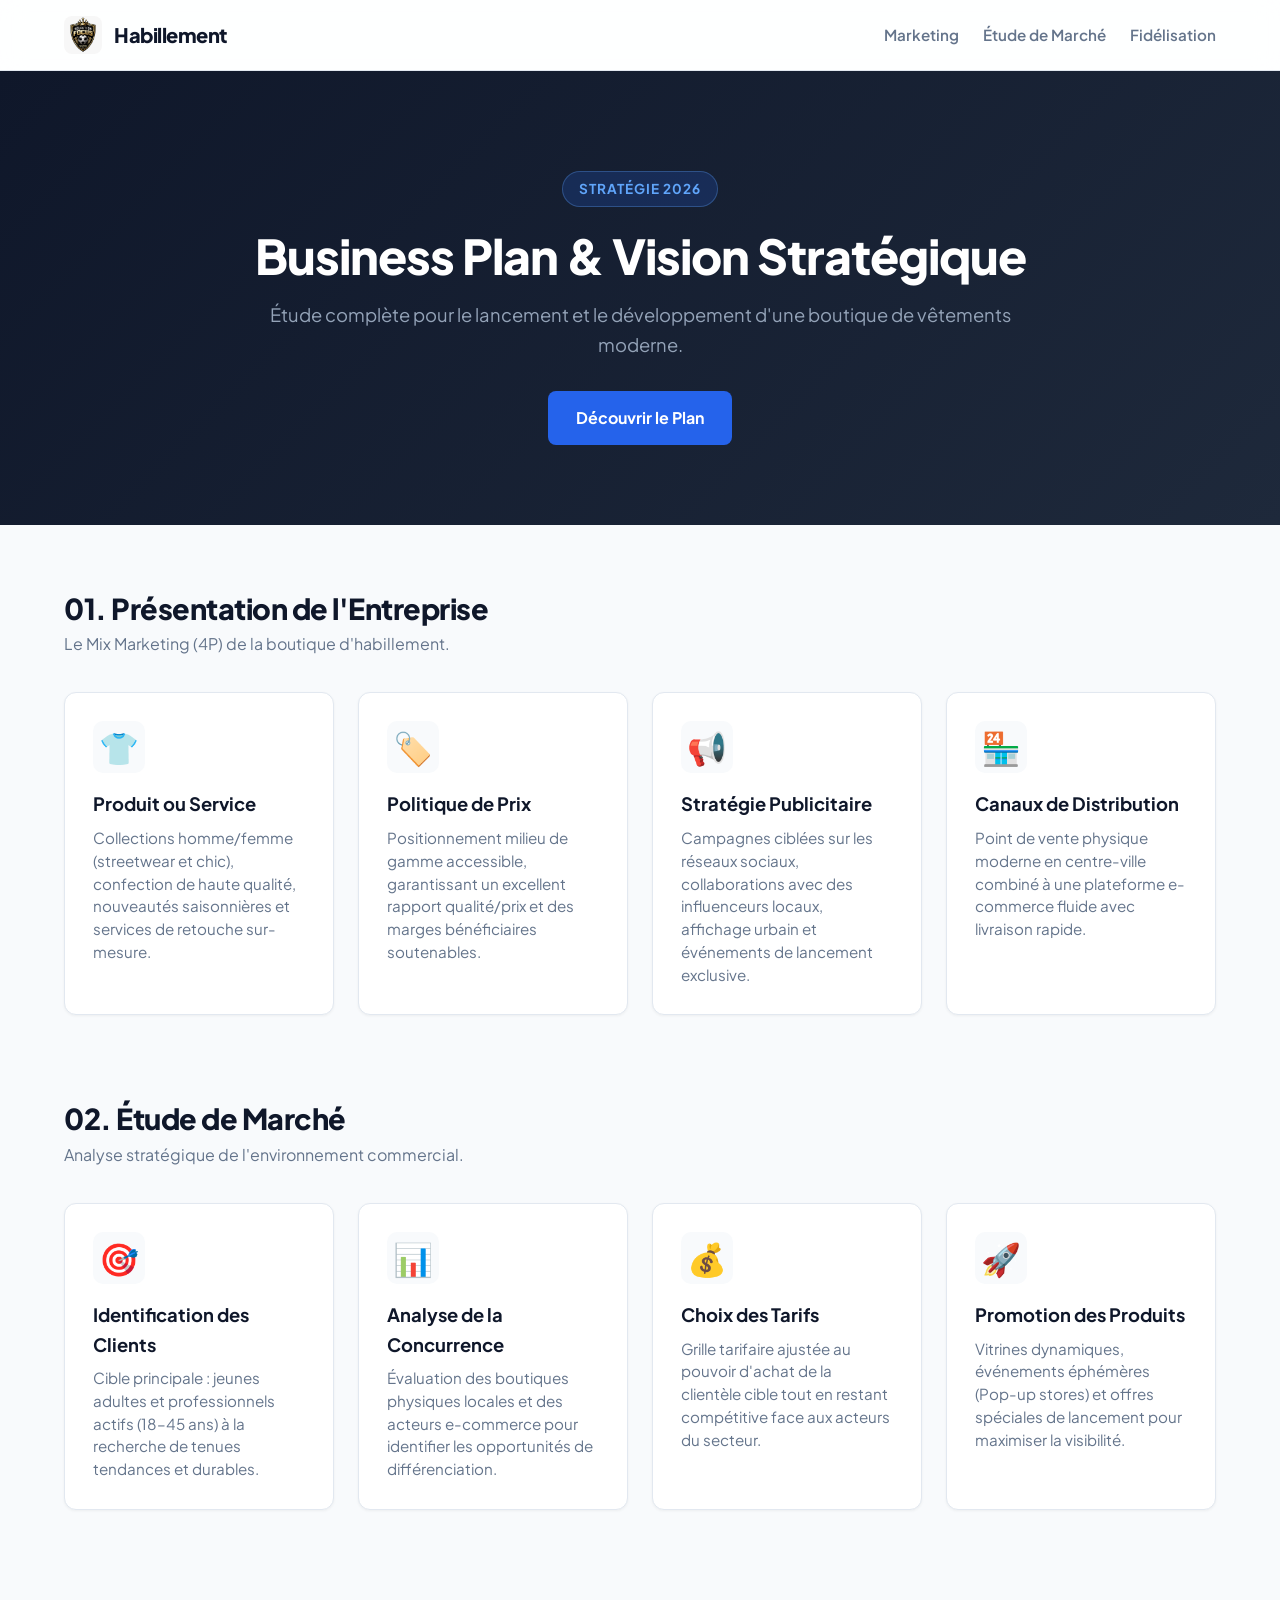
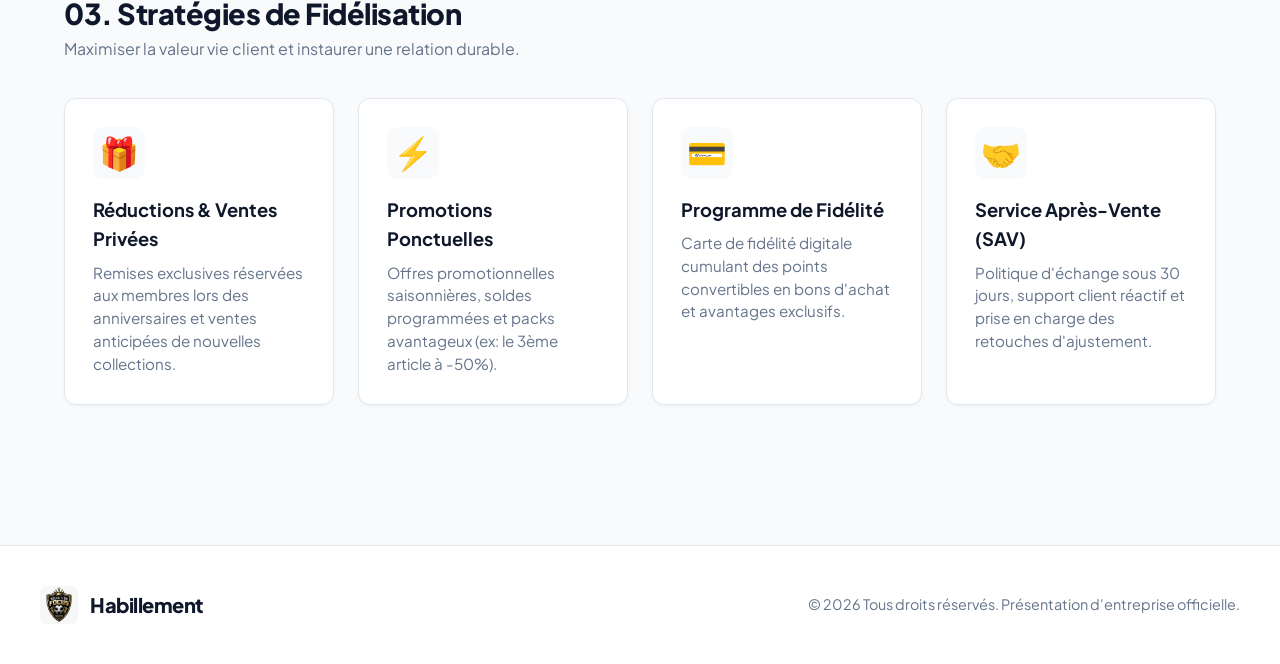
<file: index.html>
<!DOCTYPE html>
<html lang="fr">
<head>
    <meta charset="UTF-8">
    <meta name="viewport" content="width=device-width, initial-scale=1.0">
    <title>Habillement & Co — Business Plan</title>
    <link rel="stylesheet" href="index.css">
    <!-- Polices modernes Google Fonts -->
    <link rel="preconnect" href="https://fonts.googleapis.com">
    <link rel="preconnect" href="https://fonts.gstatic.com" crossorigin>
    <link href="https://fonts.googleapis.com/css2?family=Plus+Jakarta+Sans:wght@400;500;600;700;800&display=swap" rel="stylesheet">
</head>
<body>

    <!-- Barre de navigation -->
    <nav class="navbar">
        <div class="nav-container">
            <div class="brand">
                <img src="image.png" class="brand-logo" alt="Logo Officiel">
                <span class="brand-name">Habillement</span>
            </div>
            <div class="nav-links">
                <a href="#mix">Marketing</a>
                <a href="#etude">Étude de Marché</a>
                <a href="#fidelisation">Fidélisation</a>
            </div>
        </div>
    </nav>

    <!-- Section Héros / Accueil -->
    <header class="hero">
        <div class="hero-overlay"></div>
        <div class="hero-content">
            <span class="badge">Stratégie 2026</span>
            <h1>Business Plan & Vision Stratégique</h1>
            <p>Étude complète pour le lancement et le développement d'une boutique de vêtements moderne.</p>
            <div class="hero-btns">
                <a href="#mix" class="btn btn-primary">Découvrir le Plan</a>
            </div>
        </div>
    </header>

    <main class="main-content">

        <!-- Section 1 : Mix Marketing -->
        <section id="mix" class="section">
            <div class="section-header">
                <h2>01. Présentation de l'Entreprise</h2>
                <p>Le Mix Marketing (4P) de la boutique d'habillement.</p>
            </div>

            <div class="grid">
                <div class="feature-card">
                    <div class="icon">👕</div>
                    <h3>Produit ou Service</h3>
                    <p>Collections homme/femme (streetwear et chic), confection de haute qualité, nouveautés saisonnières et services de retouche sur-mesure.</p>
                </div>

                <div class="feature-card">
                    <div class="icon">🏷️</div>
                    <h3>Politique de Prix</h3>
                    <p>Positionnement milieu de gamme accessible, garantissant un excellent rapport qualité/prix et des marges bénéficiaires soutenables.</p>
                </div>

                <div class="feature-card">
                    <div class="icon">📢</div>
                    <h3>Stratégie Publicitaire</h3>
                    <p>Campagnes ciblées sur les réseaux sociaux, collaborations avec des influenceurs locaux, affichage urbain et événements de lancement exclusive.</p>
                </div>

                <div class="feature-card">
                    <div class="icon">🏪</div>
                    <h3>Canaux de Distribution</h3>
                    <p>Point de vente physique moderne en centre-ville combiné à une plateforme e-commerce fluide avec livraison rapide.</p>
                </div>
            </div>
        </section>

        <!-- Section 2 : Étude de Marché -->
        <section id="etude" class="section">
            <div class="section-header">
                <h2>02. Étude de Marché</h2>
                <p>Analyse stratégique de l'environnement commercial.</p>
            </div>

            <div class="grid">
                <div class="feature-card">
                    <div class="icon">🎯</div>
                    <h3>Identification des Clients</h3>
                    <p>Cible principale : jeunes adultes et professionnels actifs (18–45 ans) à la recherche de tenues tendances et durables.</p>
                </div>

                <div class="feature-card">
                    <div class="icon">📊</div>
                    <h3>Analyse de la Concurrence</h3>
                    <p>Évaluation des boutiques physiques locales et des acteurs e-commerce pour identifier les opportunités de différenciation.</p>
                </div>

                <div class="feature-card">
                    <div class="icon">💰</div>
                    <h3>Choix des Tarifs</h3>
                    <p>Grille tarifaire ajustée au pouvoir d'achat de la clientèle cible tout en restant compétitive face aux acteurs du secteur.</p>
                </div>

                <div class="feature-card">
                    <div class="icon">🚀</div>
                    <h3>Promotion des Produits</h3>
                    <p>Vitrines dynamiques, événements éphémères (Pop-up stores) et offres spéciales de lancement pour maximiser la visibilité.</p>
                </div>
            </div>
        </section>

        <!-- Section 3 : Fidélisation -->
        <section id="fidelisation" class="section">
            <div class="section-header">
                <h2>03. Stratégies de Fidélisation</h2>
                <p>Maximiser la valeur vie client et instaurer une relation durable.</p>
            </div>

            <div class="grid">
                <div class="feature-card">
                    <div class="icon">🎁</div>
                    <h3>Réductions & Ventes Privées</h3>
                    <p>Remises exclusives réservées aux membres lors des anniversaires et ventes anticipées de nouvelles collections.</p>
                </div>

                <div class="feature-card">
                    <div class="icon">⚡</div>
                    <h3>Promotions Ponctuelles</h3>
                    <p>Offres promotionnelles saisonnières, soldes programmées et packs avantageux (ex: le 3ème article à -50%).</p>
                </div>

                <div class="feature-card">
                    <div class="icon">💳</div>
                    <h3>Programme de Fidélité</h3>
                    <p>Carte de fidélité digitale cumulant des points convertibles en bons d'achat et avantages exclusifs.</p>
                </div>

                <div class="feature-card">
                    <div class="icon">🤝</div>
                    <h3>Service Après-Vente (SAV)</h3>
                    <p>Politique d'échange sous 30 jours, support client réactif et prise en charge des retouches d'ajustement.</p>
                </div>
            </div>
        </section>

    </main>

    <!-- Pied de page -->
    <footer class="footer">
        <div class="footer-container">
            <div class="brand">
                <img src="image.png" class="brand-logo" alt="Logo Officiel">
                <span class="brand-name">Habillement</span>
            </div>
            <p>&copy; 2026 Tous droits réservés. Présentation d'entreprise officielle.</p>
        </div>
    </footer>

</body>
</html>
</file>
<file: index.css>
/* --- RESET & VARIABLES --- */
:root {
    --primary: #0f172a;
    --accent: #2563eb;
    --accent-hover: #1d4ed8;
    --bg-light: #f8fafc;
    --card-bg: #ffffff;
    --text-main: #1e293b;
    --text-muted: #64748b;
    --border: #e2e8f0;
    --shadow-sm: 0 1px 3px rgba(0,0,0,0.05);
    --shadow-lg: 0 20px 25px -5px rgba(0,0,0,0.05), 0 8px 10px -6px rgba(0,0,0,0.01);
}

* {
    margin: 0;
    padding: 0;
    box-sizing: border-box;
    font-family: 'Plus Jakarta Sans', sans-serif;
    scroll-behavior: smooth;
}

body {
    background-color: var(--bg-light);
    color: var(--text-main);
    line-height: 1.6;
}

/* --- NAVIGATION --- */
.navbar {
    position: sticky;
    top: 0;
    z-index: 100;
    background: rgba(255, 255, 255, 0.85);
    backdrop-filter: blur(12px);
    border-bottom: 1px solid var(--border);
}

.nav-container {
    max-width: 1200px;
    margin: 0 auto;
    display: flex;
    justify-content: space-between;
    align-items: center;
    padding: 16px 24px;
}

.brand {
    display: flex;
    align-items: center;
    gap: 12px;
}

.brand-logo {
    width: 38px;
    height: 38px;
    object-fit: cover;
    border-radius: 8px;
}

.brand-name {
    font-size: 1.25rem;
    font-weight: 800;
    color: var(--primary);
    letter-spacing: -0.5px;
}

.nav-links {
    display: flex;
    gap: 24px;
}

.nav-links a {
    text-decoration: none;
    color: var(--text-muted);
    font-weight: 600;
    font-size: 0.95rem;
    transition: color 0.2s;
}

.nav-links a:hover {
    color: var(--accent);
}

/* --- HERO SECTION --- */
.hero {
    position: relative;
    background: linear-gradient(135deg, #0f172a 0%, #1e293b 100%);
    color: #ffffff;
    padding: 100px 24px 80px;
    text-align: center;
}

.hero-content {
    max-width: 800px;
    margin: 0 auto;
    position: relative;
    z-index: 2;
}

.badge {
    display: inline-block;
    background: rgba(37, 99, 235, 0.2);
    color: #60a5fa;
    border: 1px solid rgba(96, 165, 250, 0.3);
    padding: 6px 16px;
    border-radius: 50px;
    font-size: 0.85rem;
    font-weight: 700;
    margin-bottom: 20px;
    text-transform: uppercase;
    letter-spacing: 1px;
}

.hero h1 {
    font-size: 3rem;
    font-weight: 800;
    line-height: 1.2;
    letter-spacing: -1px;
    margin-bottom: 16px;
}

.hero p {
    font-size: 1.15rem;
    color: #94a3b8;
    margin-bottom: 32px;
}

.btn-primary {
    display: inline-block;
    background: var(--accent);
    color: #ffffff;
    padding: 14px 28px;
    border-radius: 8px;
    text-decoration: none;
    font-weight: 700;
    transition: background 0.2s, transform 0.2s;
}

.btn-primary:hover {
    background: var(--accent-hover);
    transform: translateY(-2px);
}

/* --- MAIN & SECTIONS --- */
.main-content {
    max-width: 1200px;
    margin: 0 auto;
    padding: 60px 24px;
}

.section {
    margin-bottom: 80px;
}

.section-header {
    margin-bottom: 36px;
}

.section-header h2 {
    font-size: 1.8rem;
    font-weight: 800;
    color: var(--primary);
    letter-spacing: -0.5px;
}

.section-header p {
    color: var(--text-muted);
    font-size: 1rem;
}

/* --- CARDS GRID --- */
.grid {
    display: grid;
    grid-template-columns: repeat(auto-fit, minmax(260px, 1fr));
    gap: 24px;
}

.feature-card {
    background: var(--card-bg);
    padding: 28px;
    border-radius: 12px;
    border: 1px solid var(--border);
    box-shadow: var(--shadow-sm);
    transition: transform 0.2s, box-shadow 0.2s;
}

.feature-card:hover {
    transform: translateY(-4px);
    box-shadow: var(--shadow-lg);
}

.icon {
    font-size: 2rem;
    margin-bottom: 16px;
    background: var(--bg-light);
    width: 52px;
    height: 52px;
    display: flex;
    align-items: center;
    justify-content: center;
    border-radius: 10px;
}

.feature-card h3 {
    font-size: 1.15rem;
    font-weight: 700;
    color: var(--primary);
    margin-bottom: 8px;
}

.feature-card p {
    font-size: 0.95rem;
    color: var(--text-muted);
    line-height: 1.5;
}

/* --- FOOTER --- */
.footer {
    background: #ffffff;
    border-top: 1px solid var(--border);
    padding: 40px 24px;
}

.footer-container {
    max-width: 1200px;
    margin: 0 auto;
    display: flex;
    justify-content: space-between;
    align-items: center;
    flex-wrap: wrap;
    gap: 16px;
}

.footer p {
    color: var(--text-muted);
    font-size: 0.9rem;
}

/* --- RESPONSIVE --- */
@media (max-width: 768px) {
    .hero h1 {
        font-size: 2.2rem;
    }
    
    .nav-links {
        display: none; /* Masqué sur mobile pour garder l'écran propre */
    }

    .footer-container {
        flex-direction: column;
        text-align: center;
    }
}
</file>
